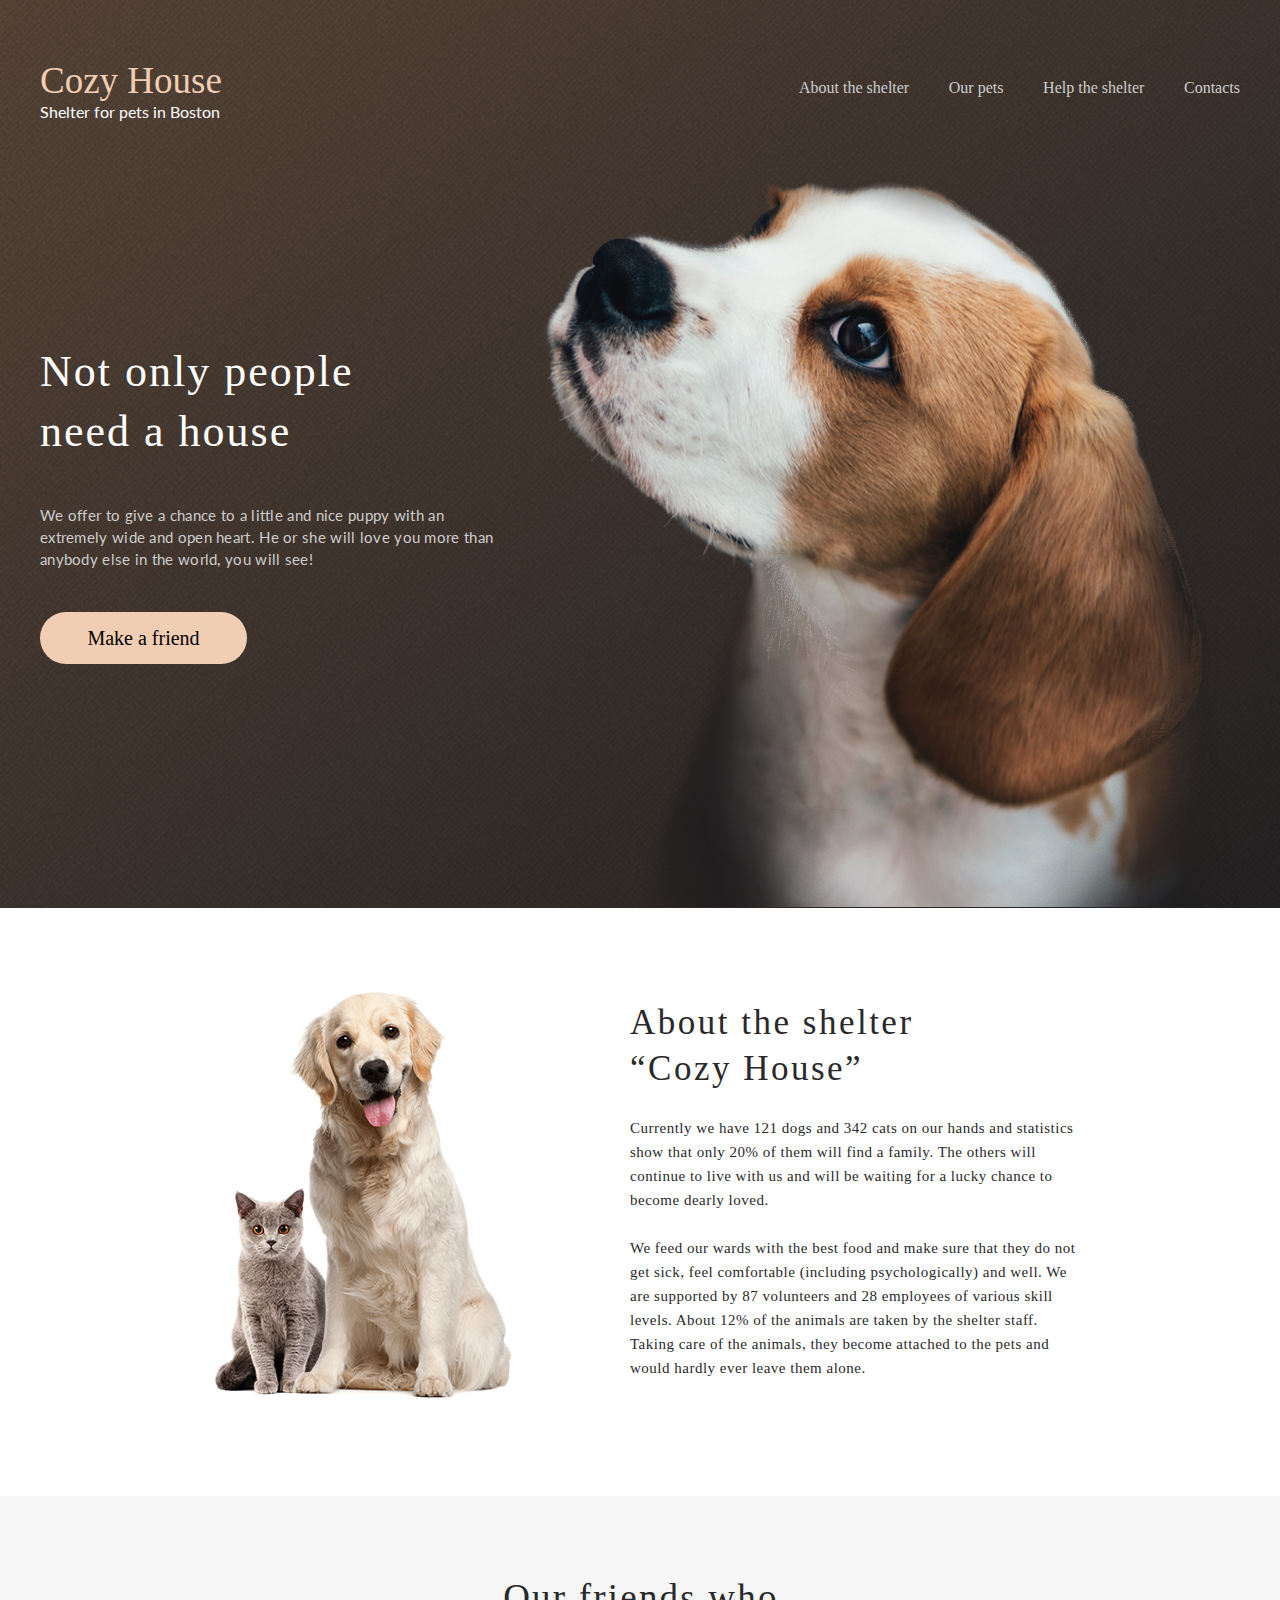
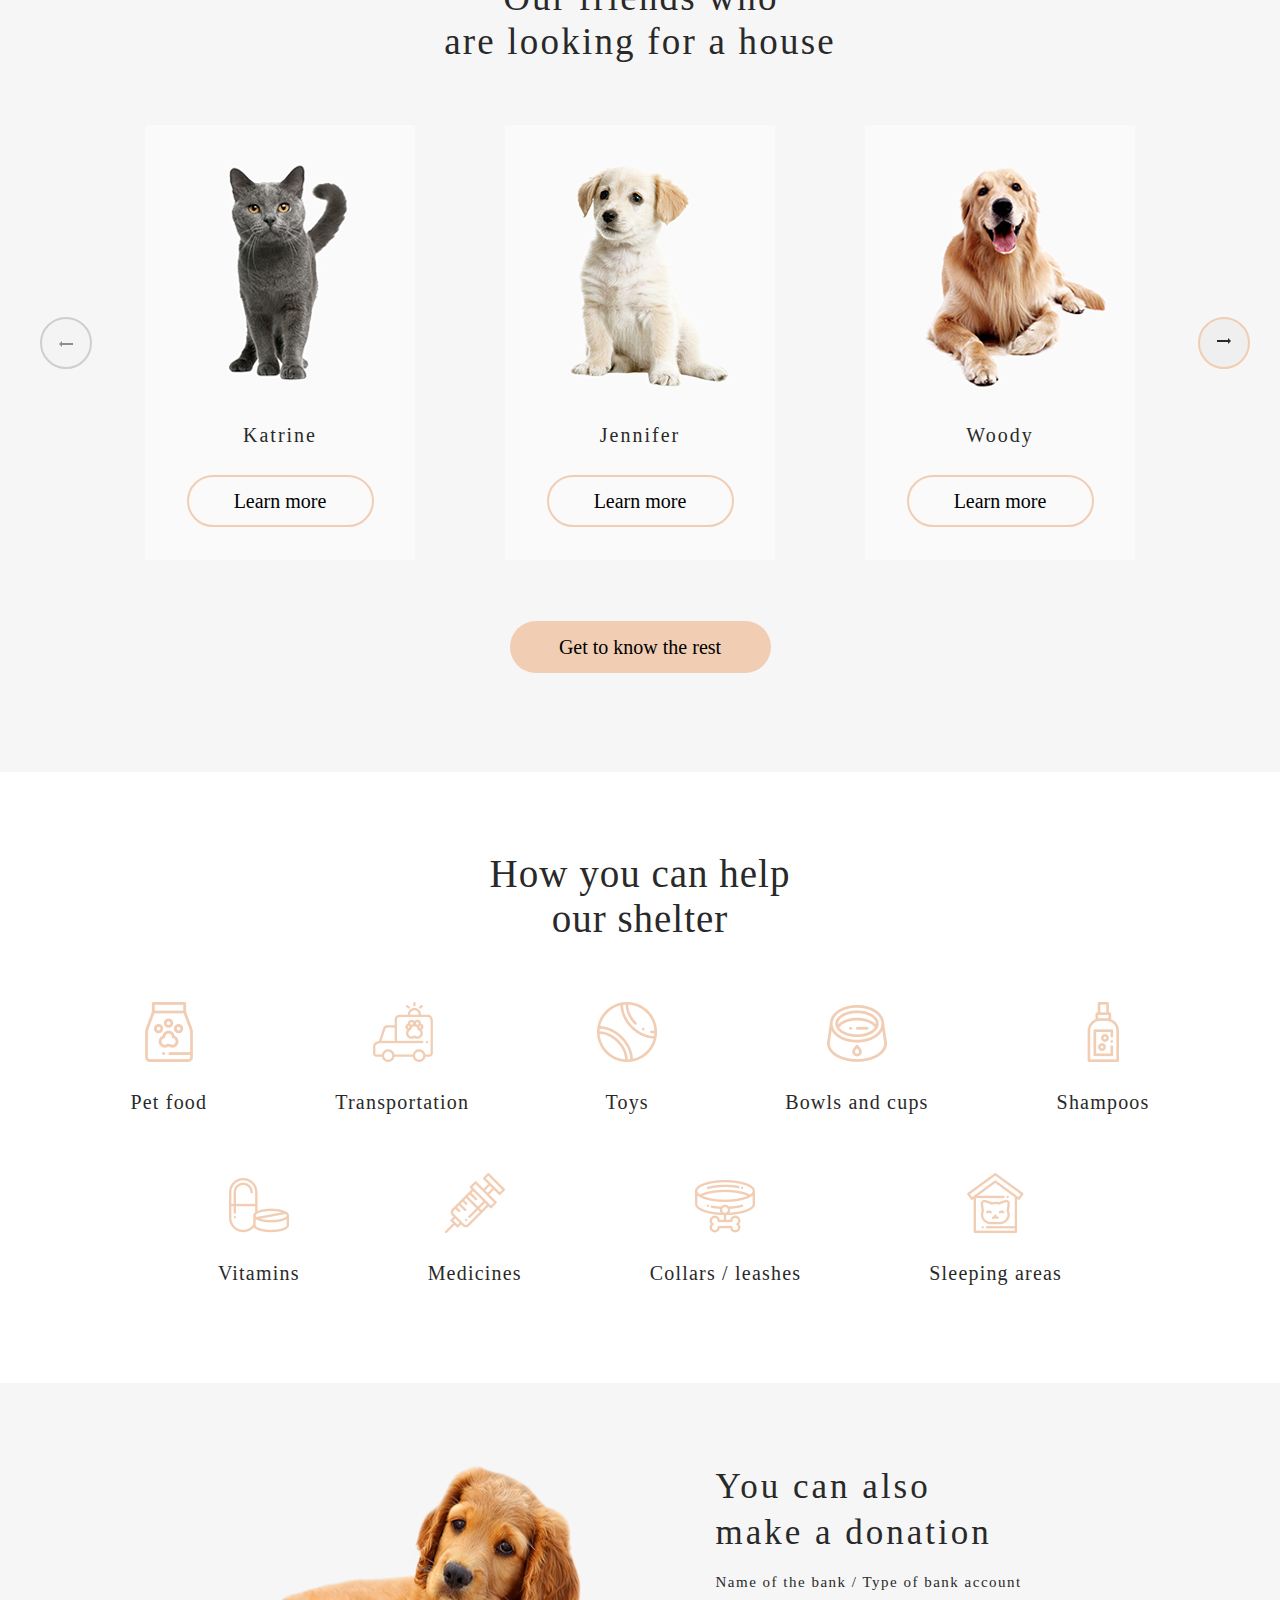
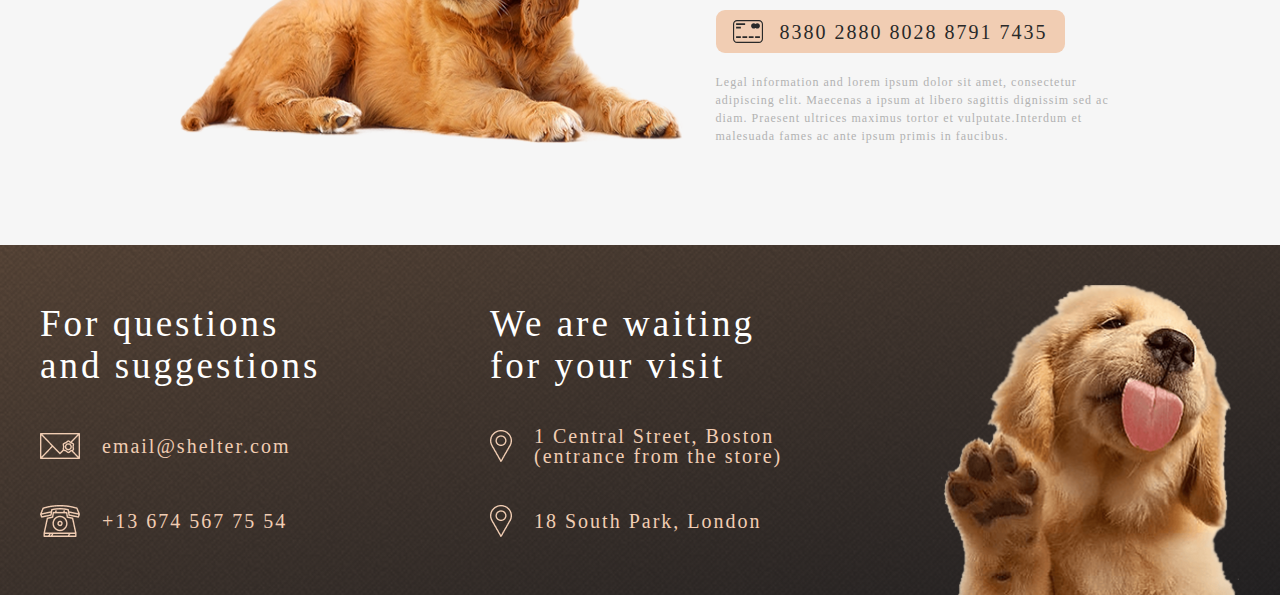
<file: index.html>
<!DOCTYPE html>
<html lang="en">
<head>
  <meta charset="UTF-8">
  <meta name="viewport" content="width=device-width, initial-scale=1.0">
  <title>Shelter</title>
  <link rel="stylesheet" href="/css/reset.css">
  <link rel="stylesheet" href="/css/style.css">
  <link rel="preconnect" href="https://fonts.googleapis.com">
<link rel="preconnect" href="https://fonts.gstatic.com" crossorigin>
<link href="https://fonts.googleapis.com/css2?family=Lato:ital,wght@0,400;0,700;1,400&family=Tinos:ital,wght@0,400;0,700;1,400&display=swap" rel="stylesheet">
</head>
<body>
  <div class="wall">
  <header class="header">
    <div class="wrapper">
      <div class="header_wrapper">
        <button class="burger">
          <span></span>
          <span></span>
          <span></span>
        </button>
        <div class="logo_description">
          <h1 class="logo">Cozy House</h1>
          <h2 class="description">Shelter for pets in Boston</h2>
        </div>
        <nav class="navigation">
          <ul class="nav_list">
            <li class="nav_item">
              <a href="#about" class="nav_link">About the shelter</a>
            </li>
            <li class="nav_item">
              <a href="#pets" class="nav_link">Our pets</a>
            </li>
            <li class="nav_item">
              <a href="#help" class="nav_link">Help the shelter</a>
            </li>
            <li class="nav_item">
              <a href="#contacts" class="nav_link">Contacts</a>
            </li>
          </ul>
        </nav>
        <div class="overlay"></div>
      </div>
    </div>
  </header>
  <main class="main">
    <div class="wrapper">
    <section class="start_screen">
      <div class="heading_block">
        <h2 class="heading">Not only people <br> need a house</h2>
        <span class="subheading">We offer to give a chance to a little and nice puppy with an extremely 
           wide and open heart. He or she will love you more than anybody else 
           in the world, you will see!</span>
        <a href="#pets" class="make_friend" >Make a friend</a>
      </div>
      <img src="/imgs/start-screen-puppy.png" alt="puppy" class="start_dog">
    </section>
    </div>
  </div>
   <section class="about" id="about">
    <div class="wrapper">
      <div class="about_wrap">
    <img src="/imgs/about-pets.png" alt="about_pets" class="about_pets">
    <div class="about_shelter">
    <h2 class="about_name">About the shelter <br> “Cozy House”</h2>
    <p class="about_text">Currently we have 121 dogs and 342 cats on our hands and 
      statistics show that only 20% of them will find a family. The 
      others will continue to live with us and will be waiting for a lucky 
       chance to become dearly loved.</p>
    <p class="about_text">We feed our wards with the best food and make sure that they 
      do not get sick, feel comfortable (including psychologically) and 
       well. We are supported by 87 volunteers and 28 employees of 
       various skill levels. About 12% of the animals are taken by the
       shelter staff. Taking care of the animals, they become attached 
       to the pets and would hardly ever leave them alone.</p>
    </div>
   </div>
   </div>
  </section>
   <section class="pets" id="pets">
    <div class="wrapper">
      <div class="pets_wrapper">
    <h2 class="pets_name">Our friends who <br>
      are looking for a house</h2>
      <div class="carusel_wrapper">
        <ul class="carusel">
          <li class="option" id="katrine">
            <img src="/imgs/pets-katrine.png" alt="katrine">
            <h3 class="pet_name">Katrine</h3>
            <button class="learn_more" id="katrine">Learn more</button>
          </li>
          <li class="option" id="jennifer">
            <img src="/imgs/pets-jennifer.png" alt="jennifer">
            <h3 class="pet_name">Jennifer</h3>
            <button class="learn_more" id="jennifer">Learn more</button>
          </li>
          <li class="option" id="woody">
            <img src="/imgs/pets-woody.png" alt="woody">
            <h3 class="pet_name">Woody</h3>
            <button class="learn_more" id="woody">Learn more</button>
          </li>
          <li class="option" id="sophia">
            <img src="/imgs/pets-sophia.png" alt="Sophia">
            <h3 class="pet_name">Sophia</h3>
            <button class="learn_more" id="sophia">Learn more</button>
          </li>
          <li class="option" id="timmy">
            <img src="/imgs/pets-timmy.png" alt="timmy">
            <h3 class="pet_name">Timmy</h3>
            <button class="learn_more" id="timmy">Learn more</button>
          </li>
          <li class="option" id="charly">
            <img src="/imgs/pets-charly.png" alt="charly">
            <h3 class="pet_name">Charly</h3>
            <button class="learn_more" id="charly">Learn more</button>
          </li>
          <li class="option" id="scarlet">
            <img src="/imgs/pets-scarlet.png" alt="scarlet">
            <h3 class="pet_name">Scarlet</h3>
            <button class="learn_more" id="scarlet">Learn more</button>
          </li>
          <li class="option" id="freddie">
            <img src="/imgs/pets-freddie (1).png" alt="freddie">
            <h3 class="pet_name">Freddie</h3>
            <button class="learn_more" id="freddie">Learn more</button>
          </li>
        </ul>
        <button class="next arrow">
          <img src="/imgs/Arrow.png" alt="arrow">
        </button>
        <button class="back arrow">
          <img src="/imgs/Arrow.png" alt="arrow">
        </button>
      </div>
      <a href="pets.html" class="more_pets">Get to know the rest</a>
    </div>
    </div>
    <div class="info_wrapper">
      <div class="close_btn">
        <span></span>
        <span></span>
      </div>
      <div class="info_box">
        <div class="card_opt" id="katrine">
          <img src="/imgs/pets-katrine.png" class="opt_pic" alt="katrine">
          <div class="all_info">
            <h4 class="name">Katrine</h4>
            <h5 class="breed">Cat - British Shorthair</h5>
            <span class="main_info">Katrine is a beautiful girl. She is as soft as the finest velvet with a thick lush fur. Will love you until the last breath she takes as long as you are the one. She is picky about her affection. She loves cuddles and to stretch into your hands for a deeper relaxations..
            </span>
            <ul class="other_info">
              <li> <span class="colortext">Age:</span> 2 years</li> 
              <li><span class="colortext">Inoculations:</span> none</li>
              <li><span class="colortext">Diseases:</span> none</li>
              <li><span class="colortext">Parasites: </span>none</li>
            </ul>
          </div>
        </div>
        <div class="card_opt" id="jennifer">
          <img src="/imgs/pets-jennifer.png" class="opt_pic" alt="Jennifer">
          <div class="all_info">
            <h4 class="name">Jennifer</h4>
            <h5 class="breed">Dog - Labrador</h5>
            <span class="main_info">Jennifer is a sweet 2 months old Labrador
               that is patiently waiting to find a new forever home.
                This girl really enjoys being able to go outside to run and play,
                 but won't hesitate to play up a storm in the house if she has all 
                 of her favorite toys.
            </span>
            <ul class="other_info">
              <li> <span class="colortext">Age:</span> 2 months</li> 
              <li><span class="colortext">Inoculations:</span> none</li>
              <li><span class="colortext">Diseases:</span> none</li>
              <li><span class="colortext">Parasites: </span>none</li>
            </ul>
          </div>
        </div>
        <div class="card_opt" id="woody">
          <img src="/imgs/pets-woody.png" class="opt_pic" alt="woody">
          <div class="all_info">
            <h4 class="name">Woody</h4>
            <h5 class="breed">Dog - Golden Retriever</h5>
            <span class="main_info">Woody is a handsome 3 1/2 year old boy. Woody does know basic commands and is a smart pup. Since he is on the stronger side, he will learn a lot from your training. Woody will be happier when he finds a new family that can spend a lot of time with him.
            </span>
            <ul class="other_info">
              <li> <span class="colortext">Age:</span> 3,5 years</li> 
              <li><span class="colortext">Inoculations:</span> none</li>
              <li><span class="colortext">Diseases:</span> none</li>
              <li><span class="colortext">Parasites: </span>none</li>
            </ul>
          </div>
        </div>
        <div class="card_opt" id="sophia">
          <img src="/imgs/pets-sophia.png" class="opt_pic" alt="sophia">
          <div class="all_info">
            <h4 class="name">Sophia</h4>
            <h5 class="breed">Dog - Shih tzu</h5>
            <span class="main_info">Sophia here and I'm looking for my forever home to live out the best years of my life. I am full of energy. Everyday I'm learning new things, like how to walk on a leash, go potty outside, bark and play with toys and I still need some practice.
            </span>
            <ul class="other_info">
              <li> <span class="colortext">Age:</span> 5 months</li> 
              <li><span class="colortext">Inoculations:</span> none</li>
              <li><span class="colortext">Diseases:</span> none</li>
              <li><span class="colortext">Parasites: </span>none</li>
            </ul>
          </div>
        </div>
        <div class="card_opt" id="timmy">
          <img src="/imgs/pets-timmy.png" class="opt_pic" alt="timmy">
          <div class="all_info">
            <h4 class="name">Timmy</h4>
            <h5 class="breed">Cat - British Shorthair</h5>
            <span class="main_info">Timmy is an adorable grey british shorthair male. He loves to play and snuggle. He is neutered and up to date on age appropriate vaccinations. He can be chatty and enjoys being held. Timmy has a lot to say and wants a person to share his thoughts with.
            </span>
            <ul class="other_info">
              <li> <span class="colortext">Age:</span> 2 months</li> 
              <li><span class="colortext">Inoculations:</span> none</li>
              <li><span class="colortext">Diseases:</span> none</li>
              <li><span class="colortext">Parasites: </span>none</li>
            </ul>
          </div>
        </div>
        <div class="card_opt" id="charly">
          <img src="/imgs/pets-charly.png" class="opt_pic" alt="charly">
          <div class="all_info">
            <h4 class="name">Charly</h4>
            <h5 class="breed">Dog - Jack Russell Terrier </h5>
            <span class="main_info">This cute boy, Charly, is three years old and he likes adults and kids. He isn’t fond of many other dogs, so he might do best in a single dog home. Charly has lots of energy, and loves to run and play. We think a fenced yard would make him very happy.
            </span>
            <ul class="other_info">
              <li> <span class="colortext">Age:</span> 3 years</li> 
              <li><span class="colortext">Inoculations:</span> none</li>
              <li><span class="colortext">Diseases:</span> none</li>
              <li><span class="colortext">Parasites: </span>none</li>
            </ul>
          </div>
        </div>
        <div class="card_opt" id="scarlet">
          <img src="/imgs/pets-scarlet.png" class="opt_pic" alt="scarlet">
          <div class="all_info">
            <h4 class="name">Scarlett</h4>
            <h5 class="breed">Dog - Jack Russell Terrier</h5>
            <span class="main_info">Scarlett is a happy, playful girl who will make you laugh and smile. She forms a bond quickly and will make a loyal companion and a wonderful family dog or a good companion for a single individual too since she likes to hang out and be with her human.
            </span>
            <ul class="other_info">
              <li> <span class="colortext">Age:</span> 8 months</li> 
              <li><span class="colortext">Inoculations:</span> none</li>
              <li><span class="colortext">Diseases:</span> none</li>
              <li><span class="colortext">Parasites: </span>none</li>
            </ul>
          </div>
        </div>
        <div class="card_opt" id="freddie">
          <img src="/imgs/pets-freddie (1).png" class="opt_pic" alt="freddie">
          <div class="all_info">
            <h4 class="name">Freddie</h4>
            <h5 class="breed">Cat - British Shorthair</h5>
            <span class="main_info">Freddie is a little shy at first, but very sweet when he warms up. He likes playing with shoe strings and bottle caps. He is quick to learn the rhythms of his human’s daily life. Freddie has bounced around a lot in his life, and is looking to find his forever home.
            </span>
            <ul class="other_info">
              <li> <span class="colortext">Age:</span> 11 months</li> 
              <li><span class="colortext">Inoculations:</span> none</li>
              <li><span class="colortext">Diseases:</span> none</li>
              <li><span class="colortext">Parasites: </span>none</li>
            </ul>
          </div>
        </div>
      </div>
    </div>
  </section>
  <section class="help" id="help">
    <div class="wrapper">
      <div class="help_wrapper">
        <h2 class="help_heading">How you can help <br>
          our shelter</h2>
            <ul class="help_list">
              <li class="help_opt">
                <img src="/imgs/Vector (1).png" alt="food" class="help_img">
                <h3 class="opt_name">Pet food</h3>
              </li>
              <li class="help_opt">
                <img src="/imgs/transportation.png" alt="transport" class="help_img">
                <h3 class="opt_name">Transportation</h3>
              </li>
              <li class="help_opt">
                <img src="/imgs/toys.png" alt="toys" class="help_img">
                <h3 class="opt_name">Toys</h3>
              </li>
              <li class="help_opt">
                <img src="/imgs/bowls-and-cups.png" alt="cups" class="help_img">
                <h3 class="opt_name">Bowls and cups</h3>
              </li>
              <li class="help_opt">
                <img src="/imgs/shampoos.png" alt="shampoo" class="help_img">
                <h3 class="opt_name">Shampoos</h3>
              </li>
              <li class="help_opt">
                <img src="/imgs/vitamins.png" alt="vitamins" class="help_img">
                <h3 class="opt_name">Vitamins</h3>
              </li>
              <li class="help_opt">
                <img src="/imgs/medicines.png" alt="med" class="help_img">
                <h3 class="opt_name">Medicines</h3>
              </li>
              <li class="help_opt">
                <img src="/imgs/collars-or-leashes.png" alt="lashes" class="help_img">
                <h3 class="opt_name">Collars / leashes</h3>
              </li>
              <li class="help_opt">
                <img src="/imgs/sleeping-area.png" alt="sleep" class="help_img" >
                <h3 class="opt_name">Sleeping areas</h3>
              </li>
            </ul>
      </div>
    </div>
  </section>
  <section class="donation">
    <div class="wrapper">
      <div class="donate_wrap">
        <img src="/imgs/donation-dog.png" alt="dog" class="dog">
        <div class="donate_info">
          <h2 class="donate_head">You can also <br> make a donation</h2>
          <p class="donate_subhead">Name of the bank / Type of bank account</p>
          <div class="card_block">
            <img src="/imgs/credit-card.svg" alt="card">
            <span class="card_number">8380 2880 8028 8791 7435</span>
          </div>
          <p class="info">Legal information and lorem ipsum dolor sit amet, consectetur
             adipiscing elit. Maecenas a ipsum at libero sagittis dignissim sed ac 
             diam. Praesent ultrices maximus tortor et vulputate.Interdum et 
              malesuada fames ac ante ipsum primis in faucibus.</p>
        </div>
      </div>
    </div>
  </section>
  </main>
  <script src="script.js"></script>
</body>
  <footer>
    <div class="wall">
      <div class="footer" id="contacts">
        <div class="wrapper">
          <div class="footer_wrap">
            <div class="footer_block">
              <h2 class="footer_name">For questions and suggestions</h2>
              <div class="block">
                <img src="/imgs/mail.png" alt="mail">
                <a href="mailto:email@shelter.com" class="contact">email@shelter.com</a>
              </div>
              <div class="block">
                <img src="/imgs/phone.png" alt="phone">
                <a href="tel:+136745677554" class="contact">+13 674 567 75 54</a>
              </div>
            </div>
            <div class="footer_block">
              <h2 class="footer_name">We are waiting for your visit</h2>
              <a href="https://maps.app.goo.gl/AVoD9apbwxeQw9XWA" class="block">
                <img src="/imgs/pin.png" alt="pin">
                <span class="adress">1 Central Street, Boston <br> (entrance from the store)</span>
              </a>
              <a href="https://maps.app.goo.gl/iEhW99ghNyWpGhSM6" class="block">
                <img src="/imgs/pin.png" alt="pin">
                <span class="adress">18 South Park, London </span>
              </a>
            </div>
            <img src="/imgs/footer-puppy.png" alt="puppy" class="puppy">
          </div>
        </div>
      </div>
    </div>
  </footer>
 </div>
</html>
</file>
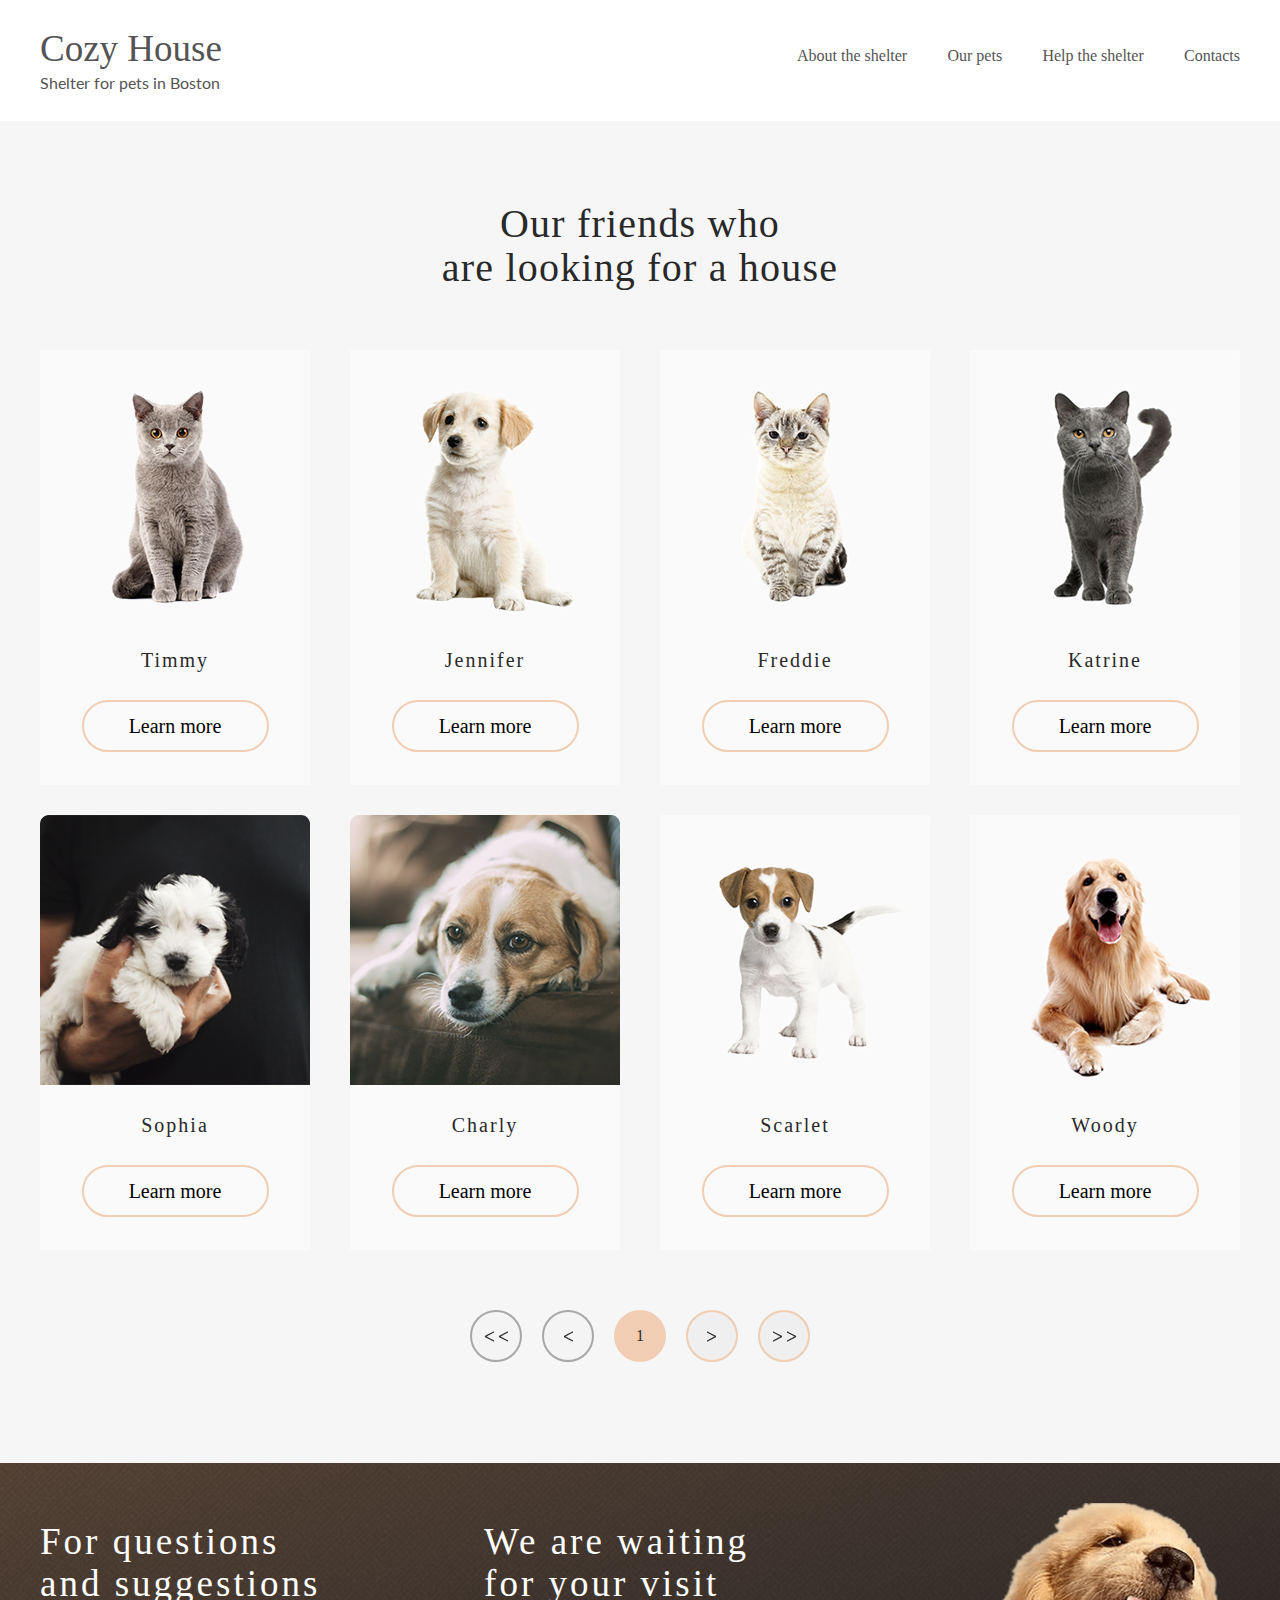
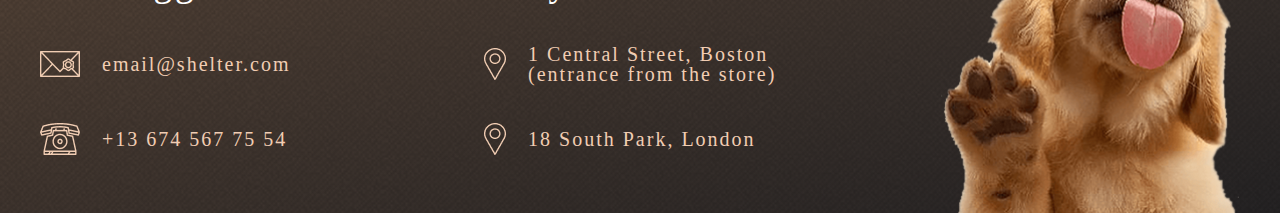
<file: pets.html>
<!DOCTYPE html>
<html lang="en">
<head>
  <meta charset="UTF-8">
  <meta name="viewport" content="width=device-width, initial-scale=1.0">
  <title>Document</title>
  <link rel="stylesheet" href="/css/reset.css">
  <link rel="stylesheet" href="/css/pets.css">
  <link rel="preconnect" href="https://fonts.googleapis.com">
<link rel="preconnect" href="https://fonts.gstatic.com" crossorigin>
<link href="https://fonts.googleapis.com/css2?family=Lato:ital,wght@0,400;0,700;1,400&family=Tinos:ital,wght@0,400;0,700;1,400&display=swap" rel="stylesheet">
</head>
<body>
  <header class="header">
    <div class="wrapper">
      <div class="header_wrapper">
        <button class="burger">
          <span></span>
          <span></span>
          <span></span>
        </button>
        <a href="index.html" class="logo_description">
          <h1 class="logo">Cozy House</h1>
          <h2 class="description">Shelter for pets in Boston</h2>
        </a>
        <nav class="navigation">
          <ul class="nav_list">
            <li class="nav_item">
              <a href="index.html#about" class="nav_link">About the shelter</a>
            </li>
            <li class="nav_item">
              <a href="index.html#pets" class="nav_link">Our pets</a>
            </li>
            <li class="nav_item">
              <a href="index.html#help" class="nav_link">Help the shelter</a>
            </li>
            <li class="nav_item">
              <a href="#contacts#contacts" class="nav_link">Contacts</a>
            </li>
          </ul>
        </nav>
        <div class="overlay"></div>
      </div>
    </div>
  </header>
  <main>
    <section class="all_pets">
      <div class="wrapper">
        <div class="all_pets_wrap">
          <h1 class="heading">Our friends who <br>
            are looking for a house</h1>
          <div class="carusel_wrapper">
            <ul class="carusel">
              <li class="option" id="katrine">
                <img src="/imgs/pets-katrine.png" alt="katrine">
                <h3 class="pet_name">Katrine</h3>
                <button class="learn_more" id="katrine">Learn more</button>
              </li>
              <li class="option" id="jennifer">
                <img src="/imgs/pets-jennifer.png" alt="jennifer">
                <h3 class="pet_name">Jennifer</h3>
                <button class="learn_more" id="jennifer">Learn more</button>
              </li>
              <li class="option" id="woody">
                <img src="/imgs/pets-woody.png" alt="woody">
                <h3 class="pet_name">Woody</h3>
                <button class="learn_more" id="woody">Learn more</button>
              </li>
              <li class="option" id="sophia">
                <img src="/imgs/pets-sophia.png" alt="Sophia">
                <h3 class="pet_name">Sophia</h3>
                <button class="learn_more" id="sophia">Learn more</button>
              </li>
              <li class="option" id="timmy">
                <img src="/imgs/pets-timmy.png" alt="timmy">
                <h3 class="pet_name">Timmy</h3>
                <button class="learn_more" id="timmy">Learn more</button>
              </li>
              <li class="option" id="charly">
                <img src="/imgs/pets-charly.png" alt="charly">
                <h3 class="pet_name">Charly</h3>
                <button class="learn_more" id="charly">Learn more</button>
              </li>
              <li class="option" id="scarlet">
                <img src="/imgs/pets-scarlet.png" alt="scarlet">
                <h3 class="pet_name">Scarlet</h3>
                <button class="learn_more" id="scarlet">Learn more</button>
              </li>
              <li class="option" id="freddie">
                <img src="/imgs/pets-freddie (1).png" alt="freddie">
                <h3 class="pet_name">Freddie</h3>
                <button class="learn_more" id="freddie">Learn more</button>
              </li>
            </ul>
          </div>
          <div class="arrows_wrapper">
            <button class="arrow arrow_back" id="first-page">
              <img src="/imgs/__.png" alt="arrow" class="back">
            </button>
            <button class="arrow arrow_back" id="prev-page">
              <img src="/imgs/_.png" alt="arrow" class="back">
            </button>
            <div class="page">1</div>
            <button class="arrow arrow_next" id="next-page">
              <img src="/imgs/_.png" alt="arrow">
            </button>
            <button class="arrow arrow_next" id="last-page">
              <img src="/imgs/__.png" alt="arrow">
            </button>
          </div>
        </div>
      </div>
      <div class="info_wrapper">
        <div class="close_btn">
          <span></span>
          <span></span>
        </div>
        <div class="info_box">
          <div class="card_opt" id="katrine">
            <img src="/imgs/pets-katrine.png" class="opt_pic" alt="katrine">
            <div class="all_info">
              <h4 class="name">Katrine</h4>
              <h5 class="breed">Cat - British Shorthair</h5>
              <span class="main_info">Katrine is a beautiful girl. She is as soft as the finest velvet with a thick lush fur. Will love you until the last breath she takes as long as you are the one. She is picky about her affection. She loves cuddles and to stretch into your hands for a deeper relaxations..
              </span>
              <ul class="other_info">
                <li> <span class="colortext">Age:</span> 2 years</li> 
                <li><span class="colortext">Inoculations:</span> none</li>
                <li><span class="colortext">Diseases:</span> none</li>
                <li><span class="colortext">Parasites: </span>none</li>
              </ul>
            </div>
          </div>
          <div class="card_opt" id="jennifer">
            <img src="/imgs/pets-jennifer.png" class="opt_pic" alt="Jennifer">
            <div class="all_info">
              <h4 class="name">Jennifer</h4>
              <h5 class="breed">Dog - Labrador</h5>
              <span class="main_info">Jennifer is a sweet 2 months old Labrador
                 that is patiently waiting to find a new forever home.
                  This girl really enjoys being able to go outside to run and play,
                   but won't hesitate to play up a storm in the house if she has all 
                   of her favorite toys.
              </span>
              <ul class="other_info">
                <li> <span class="colortext">Age:</span> 2 months</li> 
                <li><span class="colortext">Inoculations:</span> none</li>
                <li><span class="colortext">Diseases:</span> none</li>
                <li><span class="colortext">Parasites: </span>none</li>
              </ul>
            </div>
          </div>
          <div class="card_opt" id="woody">
            <img src="/imgs/pets-woody.png" class="opt_pic" alt="woody">
            <div class="all_info">
              <h4 class="name">Woody</h4>
              <h5 class="breed">Dog - Golden Retriever</h5>
              <span class="main_info">Woody is a handsome 3 1/2 year old boy. Woody does know basic commands and is a smart pup. Since he is on the stronger side, he will learn a lot from your training. Woody will be happier when he finds a new family that can spend a lot of time with him.
              </span>
              <ul class="other_info">
                <li> <span class="colortext">Age:</span> 3,5 years</li> 
                <li><span class="colortext">Inoculations:</span> none</li>
                <li><span class="colortext">Diseases:</span> none</li>
                <li><span class="colortext">Parasites: </span>none</li>
              </ul>
            </div>
          </div>
          <div class="card_opt" id="sophia">
            <img src="/imgs/pets-sophia.png" class="opt_pic" alt="sophia">
            <div class="all_info">
              <h4 class="name">Sophia</h4>
              <h5 class="breed">Dog - Shih tzu</h5>
              <span class="main_info">Sophia here and I'm looking for my forever home to live out the best years of my life. I am full of energy. Everyday I'm learning new things, like how to walk on a leash, go potty outside, bark and play with toys and I still need some practice.
              </span>
              <ul class="other_info">
                <li> <span class="colortext">Age:</span> 5 months</li> 
                <li><span class="colortext">Inoculations:</span> none</li>
                <li><span class="colortext">Diseases:</span> none</li>
                <li><span class="colortext">Parasites: </span>none</li>
              </ul>
            </div>
          </div>
          <div class="card_opt" id="timmy">
            <img src="/imgs/pets-timmy.png" class="opt_pic" alt="timmy">
            <div class="all_info">
              <h4 class="name">Timmy</h4>
              <h5 class="breed">Cat - British Shorthair</h5>
              <span class="main_info">Timmy is an adorable grey british shorthair male. He loves to play and snuggle. He is neutered and up to date on age appropriate vaccinations. He can be chatty and enjoys being held. Timmy has a lot to say and wants a person to share his thoughts with.
              </span>
              <ul class="other_info">
                <li> <span class="colortext">Age:</span> 2 months</li> 
                <li><span class="colortext">Inoculations:</span> none</li>
                <li><span class="colortext">Diseases:</span> none</li>
                <li><span class="colortext">Parasites: </span>none</li>
              </ul>
            </div>
          </div>
          <div class="card_opt" id="charly">
            <img src="/imgs/pets-charly.png" class="opt_pic" alt="charly">
            <div class="all_info">
              <h4 class="name">Charly</h4>
              <h5 class="breed">Dog - Jack Russell Terrier </h5>
              <span class="main_info">This cute boy, Charly, is three years old and he likes adults and kids. He isn’t fond of many other dogs, so he might do best in a single dog home. Charly has lots of energy, and loves to run and play. We think a fenced yard would make him very happy.
              </span>
              <ul class="other_info">
                <li> <span class="colortext">Age:</span> 3 years</li> 
                <li><span class="colortext">Inoculations:</span> none</li>
                <li><span class="colortext">Diseases:</span> none</li>
                <li><span class="colortext">Parasites: </span>none</li>
              </ul>
            </div>
          </div>
          <div class="card_opt" id="scarlet">
            <img src="/imgs/pets-scarlet.png" class="opt_pic" alt="scarlet">
            <div class="all_info">
              <h4 class="name">Scarlett</h4>
              <h5 class="breed">Dog - Jack Russell Terrier</h5>
              <span class="main_info">Scarlett is a happy, playful girl who will make you laugh and smile. She forms a bond quickly and will make a loyal companion and a wonderful family dog or a good companion for a single individual too since she likes to hang out and be with her human.
              </span>
              <ul class="other_info">
                <li> <span class="colortext">Age:</span> 8 months</li> 
                <li><span class="colortext">Inoculations:</span> none</li>
                <li><span class="colortext">Diseases:</span> none</li>
                <li><span class="colortext">Parasites: </span>none</li>
              </ul>
            </div>
          </div>
          <div class="card_opt" id="freddie">
            <img src="/imgs/pets-freddie (1).png" class="opt_pic" alt="freddie">
            <div class="all_info">
              <h4 class="name">Freddie</h4>
              <h5 class="breed">Cat - British Shorthair</h5>
              <span class="main_info">Freddie is a little shy at first, but very sweet when he warms up. He likes playing with shoe strings and bottle caps. He is quick to learn the rhythms of his human’s daily life. Freddie has bounced around a lot in his life, and is looking to find his forever home.
              </span>
              <ul class="other_info">
                <li> <span class="colortext">Age:</span> 11 months</li> 
                <li><span class="colortext">Inoculations:</span> none</li>
                <li><span class="colortext">Diseases:</span> none</li>
                <li><span class="colortext">Parasites: </span>none</li>
              </ul>
            </div>
          </div>
        </div>
      </div>
    </section>
  </main>
  <footer>
    <div class="wall">
      <div class="footer" id="contacts">
        <div class="wrapper">
          <div class="footer_wrap">
            <div class="footer_block">
              <h2 class="footer_name">For questions <br> and suggestions</h2>
              <div class="block">
                <img src="/imgs/mail.png" alt="mail">
                <a href="mailto:email@shelter.com" class="contact">email@shelter.com</a>
              </div>
              <div class="block">
                <img src="/imgs/phone.png" alt="phone">
                <a href="tel:+136745677554" class="contact">+13 674 567 75 54</a>
              </div>
            </div>
            <div class="footer_block">
              <h2 class="footer_name">We are waiting <br> for your visit</h2>
              <a href="https://maps.app.goo.gl/AVoD9apbwxeQw9XWA" class="block">
                <img src="/imgs/pin.png" alt="pin">
                <span class="adress">1 Central Street, Boston <br> (entrance from the store)</span>
              </a>
              <a href="https://maps.app.goo.gl/iEhW99ghNyWpGhSM6" class="block">
                <img src="/imgs/pin.png" alt="pin">
                <span class="adress">18 South Park, London </span>
              </a>
            </div>
            <img src="/imgs/footer-puppy.png" alt="puppy">
          </div>
        </div>
      </div>
    </div>
  </footer>
</div>
  </footer>
  <script src="pets.js"></script>
</body>
</html>
</file>
<file: css/style.css>
.lato-regular {
  font-family: "Lato", serif;
  font-weight: 400;
  font-style: normal;
}

.lato-bold {
  font-family: "Lato", serif;
  font-weight: 700;
  font-style: normal;
}

.lato-regular-italic {
  font-family: "Lato", serif;
  font-weight: 400;
  font-style: italic;
}
.tinos-regular {
  font-family: "Tinos", serif;
  font-weight: 400;
  font-style: normal;
}

.tinos-bold {
  font-family: "Tinos", serif;
  font-weight: 700;
  font-style: normal;
}

.tinos-regular-italic {
  font-family: "Tinos", serif;
  font-weight: 400;
  font-style: italic;
}
body, html {
  margin: 0;
  padding: 0;
}
html{
  box-sizing: border-box;
  scroll-behavior: smooth;
}
body{
  font-family: "Tinos";
  font-weight: 400;
  font-style: normal;
  color: rgba(41, 41, 41, 1);
  margin: 0;
  cursor: default;
}
body.no_scroll{
  overflow: hidden;
}
.wall{
  background-image: url(/imgs/noise_transparent.png),
  linear-gradient(to bottom right, rgba(91, 72, 58, 1), rgba(38, 36, 37, 1) );;
  background-repeat: repeat;
  background-size: 10%, cover;
  width: 100%;
}
.wrapper{
  max-width: 1200px;
  margin: 0 auto;
  padding-left: 40px;
  padding-right: 40px;
}
@media(768px <= width < 1260px){
.wrapper{
  min-width: 708px;
  padding-left: 30px;
  padding-right: 30px;
}
}
@media(320px <= width < 768px){
  .wrapper{
  min-width: 300px;
  padding-left: 10px;
  padding-right: 10px;
}
  }



 /* header start:  */

 .header{
 height: 128px;
 }

.header_wrapper{
  height: 60px;
  display: flex;
  justify-content: space-between;
  align-items: baseline;
  padding-top: 62px;
}
.burger{
  display: none;
  width: 40px;
  height: 22px;
  background-color: initial;
  border: none;
  position: relative;
}
.burger span{
  position: absolute;
  width: 30px;
  height: 2px;
  background-color: rgba(241, 205, 179, 1);
  left: 5px;
  transition: all 0.3s ease;
}
.burger span:nth-child(1){
 transform: translateY(-10px);
}
.burger span:nth-child(3){
  transform: translateY(10px);
 }

 .burger_active{
  transform: rotate(90deg);
 }

.logo_description{
  display: flex;
  flex-direction: column;
  justify-content: space-between;
  gap: 5px;
}
.logo{
  font-size: 37px;
  color: rgba(241, 205, 179, 1);
  cursor: pointer;
}
.description{
 font-family: "Lato";
 color: white;
}
.navigation{
  width: 441px;
}
.nav_list{
  display: flex;
 justify-content: space-between;
  flex-direction: row;
  align-items: center;
}
.nav_link{
  text-decoration: none;
  color: rgba(205, 205, 205, 1);
  transition: 0.3s;
}
.nav_link:hover{
  border-bottom: solid  3px rgba(241, 205, 179, 1);
}
.overlay{
  position: fixed;
  top: 0;
  left: 0;
  width: 100%;
  height: 100%;
  background-color: rgb(17, 17, 17, 0.5);
  opacity: 0;
  visibility: hidden;
  transition: opacity 0.3s ease, visibility 0.3s ease;
  z-index: 1;
}
.overlay_active{
  opacity: 1;
  visibility: visible;
}

@media(768px <= width < 1280px){
  .header{
    height: 90px;
  }
  .header_wrapper{
    padding-top: 32px;
  }
}

@media(320px <= width < 768px){
  .header_wrapper{
    padding-top: 30px;
    flex-direction: row-reverse;
  }
  .burger{
    display: block;
    z-index: 3;
    right: 38px;
    top: 10px;
    transition: all 0.3s;
  }
  .navigation{
    position: fixed;
    background-color: rgba(41, 41, 41, 1);
    right: -100%;
    top: 0;
    width: 320px;
    height: 100%;
    padding-top: 220px;
    transition: 0.3s ease;
    z-index: 2;
  }
  .nav_list{
    background-color: rgba(41, 41, 41, 1);
    display: flex;
    flex-direction: column;
  }
  .nav_item{
    font-family: "Lato";
    font-size: 30px;
    padding: 32px;
  }
  .nav_link{
    display: block;
  }
  .logo_description{
    gap: 8px;
  }
  .logo_description_active{
    z-index: 4;
    position: absolute;
    right: 130px;
  }
  .navigation_active{
    right: 0;
  }
  .description{
    font-size: 14px;
    letter-spacing: 1px;
  }
  
}
/* header end */




/* start screen start */
.start_screen{
  height: 780px;
  display: flex;
  align-items: center;
  justify-content: space-between;
}
.heading_block{
  width: 460px;
  height: 322px;
  display: flex;
  flex-direction: column;
  justify-content: space-between;
  margin-top: -30px;
}
.heading{
  font-size: 44px;
  line-height: 60px;
  letter-spacing: 2px;
  color: white;
}
.subheading{
  font-family: "Lato";
  font-size: 15px;
  letter-spacing: 0.3px;
  color: rgba(205, 205, 205, 1);
  line-height: 22px;
}
.make_friend{
  width: 207px;
  height: 52px;
  border-radius: 100px;
  font-family: "Tinos";
  font-size: 20px;
  background-color: rgba(241, 205, 179, 1);
  cursor: pointer;
  text-decoration: none;
  display: flex;
  align-items: center;
  justify-content: center;
  color: black;
}
.make_friend:hover{
  background-color: rgba(253, 220, 196, 1);
}
.start_dog{
  margin-top: 50px;
}


@media(768px <= width < 1260px){
  .start_screen{
    height: 1075px;
    flex-direction: column;
  }
  .heading_block{
    margin-top: 60px;
  }
  .make_friend{
    margin-left: 130px;
  }
  .start_dog{
    height: 593px;
    margin-left: 137px;
  }
}

@media(320px <= width < 768px){
  .start_screen{
    height: 694px;
    flex-direction: column;
  }
  .heading_block{
    width: 300px;
    height: fit-content;
    margin-top: 22px;
    align-items: center;
    text-align: center;
    gap: 43px;
  }
  .heading{
    font-size: 27px;
    line-height: 32px;
  }
  .subheading{
    line-height: 24px;
  }
 .start_dog{
  height: 272px;
  margin-left: 40px;
 }
}
/* start screen end*/





/* about start */
.about{
  height: 588px;
  display: flex;
  align-items: center;
}
.about_wrap{
  display: flex;
  align-items: center;
  justify-content: space-evenly;
  gap: 117px;
}
.about_shelter{
  display: flex;
  flex-direction: column;
  justify-content: space-between;
  max-width: 451px;
  height: 380px;
  margin-top: -24px;
  margin-right: 40px;
}
.about_name{
  font-size: 35px;
  line-height: 130%;
  letter-spacing: 2.5px;
}
.about_text{
  font-size: 15px;
  line-height: 160%;
  letter-spacing: 0.5px;
}
.about_pets{
  margin-left: 54px;
  margin-bottom: 15px;
}


@media(768px <= width < 1260px){
  .about{
    height: 1048px;
  }
  .about_wrap{
    flex-direction: column-reverse;
    gap: 83px;
  }
  .about_shelter{
    margin-top: -5px;
    margin-right: -2px;
  }
  .about_pets{
   margin-left: 0;
   margin-bottom: 14px;
  }
}

@media(320px <= width < 768px){
  .about{
    height: 974px;
  }
  .about_wrap{
    flex-direction: column-reverse;
    margin-top: -24px;
    gap: 40px;
  }
  .about_shelter{
    margin-top: 27px;
    margin-right: 0;
    gap: 23px;
    height: fit-content;
  }
  .about_name{
    font-size: 26px;
    text-align: center;
    margin-left: 14px;
  }
  .about_text{
    margin-left: 15px;
    font-size: 16px;
    line-height: 150%;
  }
  .about_pets{
    margin-bottom: 3px;
    margin-left: 0;
    height: 354px;
  }
}
/* about end */






/* pets start */
.pets{
  height: 796px;
  background-color: rgba(246, 246, 246, 1);
  padding-top: 80px;
}
.pets_wrapper{
  height: 697px;
  display: flex;
  flex-wrap: wrap;
  justify-content: center;
  align-content: space-between;
  gap: 60px;
}
.pets_name{
  font-size: 37px;
  letter-spacing: 2.2px;
  line-height: 120%;
  text-indent: 59px;
}
.option{
  height: 435px;
  width: 270px;
  background-color: rgba(250, 250, 250, 1);
  display: flex;
  flex-direction: column;
  align-items: center;
  gap: 30px;
}
.pet_name{
  font-size: 20px;
  letter-spacing: 2px;
}
.carusel_wrapper{
  overflow: hidden;
  width: 990px;
  display: flex;
  flex-wrap: nowrap;
  justify-content: space-around;
  align-items: center;
}
.carusel{
 position: relative;
 width: 100%;
 display: flex;
 justify-content: space-between;
 gap: 90px;
 transition: 0.3s;
}
.learn_more{
  width: 187px;
  height: 52px;
  border: solid 2px rgba(241, 205, 179, 1);
  border-radius: 100px;
  background: none;
  font-family: "Tinos";
  font-size: 20px;
  cursor: pointer;
  transition: 0.3s;
}
.option:hover .learn_more{
  background-color: rgba(241, 205, 179, 1);
}
.more_pets{
  width: 261px;
  height: 52px;
  background-color: rgba(241, 205, 179, 1);
  border-radius: 100px;
  border: none;
  font-family: "Tinos";
  font-size: 20px;
  transition: 0.3s;
  text-decoration: none;
  color: black;
  display: flex;
  align-items: center;
  justify-content: center;
}
.more_pets:hover{
  background-color: rgba(253, 220, 196, 1);
}
.arrow{
  position: absolute;
  height: 52px;
  width: 52px;
  border-radius: 100px;
  border: 2px solid rgba(241, 205, 179, 1);
  transition: 0.3s;
  cursor: pointer;
}
.arrow:hover{
  background-color: rgba(241, 205, 179, 1);
}
.next{
transform: rotate(180deg);
right: 30px;
}
.back{
left: 40px;
}
.arrow:disabled{
  border-color: rgb(169, 168, 168);
}
/* cards */
.info_wrapper{
  display: none;
  flex-direction: column;
  position: absolute;
  top: 1492px;
  left: 0;
  width: 100%;
  height: 877px;
  background-color:rgb(17, 17, 17, 0.5);
  justify-content: center;
  align-items: center;
  z-index: 2;
}
.info_open{
  display: flex;
}
.close_btn{
  position: relative;
  left: 480px;
  width: 52px;
  height: 52px;
 border: 2px solid rgba(241, 205, 179, 1);
 border-radius: 100px;
 cursor: pointer;
 transition: 0.3s;
}
.close_btn:hover{
  background-color: rgba(241, 205, 179, 1);
}
.close_btn span{
  position: absolute;
  width: 20px;
  height: 2px;
  background-color: black;
  left: 15px;
  top: 25px;
}
.close_btn span:nth-child(1){
  transform: rotate(45deg);
}
.close_btn span:nth-child(2){
  transform: rotate(-45deg);
}
.info_box{
  width: 900px;
  height: 500px;
  background-color: rgba(250, 250, 250, 1);
  position: relative;
  z-index: 3;
  border-radius: 10px;
}
.card_opt{
 display: none;
 align-items: flex-start;
 justify-content: flex-start;
 gap: 29px;
}
.card_opt_open{
  display: flex;
}
.opt_pic{
  height: 500px;
  border-radius: 10px;
}
.all_info{
  width: 351px;
  display: flex;
  flex-direction: column;
  margin-top: 58px;
}
.name{
  font-size: 35px;
  margin-bottom: 15px;
  letter-spacing: 1.5px;
}
.breed{
  font-size: 20px;
  margin-bottom: 44px;
  letter-spacing: 1.5px;
}
.main_info{
  font-size: 15px;
  letter-spacing: 1.5px;
  line-height: 110%;
  margin-bottom: 35px;
}
.other_info{
 line-height: 176%;
 list-style-type: disc;
 margin-left: 16px;
 letter-spacing: 1.5px;
}
.other_info li::marker{
 color: rgba(241, 205, 179, 1);
}
.colortext{
  font-family: "Tinos", serif;
  font-weight: 700;
}


@media(768px <= width < 1260px){
  .pets_wrapper{
    flex-direction: column;
    align-items: center;
    align-content: center;
  }
  .carusel_wrapper{
    width: 580px;
  }
  .carusel{
    gap: 40px;
    max-width: 705px;
  }
  /* cards */
  .info_wrapper{
    top: 2215px;
  }
  .info_box{
    width: 630px;
    height: 350px;
  }
  .close_btn{
    left: 340px;
  }
  .card_opt{
    gap: 11px;
  }
  .opt_pic{
    height: 350px;
  }
  .all_info{
    margin-top: 10px;
  }
  .name{
    margin-bottom: 10px;
  }
  .breed{
    margin-bottom: 20px;
  }
  .main_info{
    margin-bottom: 20px;
    font-size: 13px;
  }
  .other_info{
    line-height: 140%;
  }
}


@media(320px <= width < 768px){
  .pets{
    padding-top: 42px;
    height: 750px;
  }
  .pets_wrapper{
    gap: 42px;
    flex-direction: column;
    flex-wrap: nowrap;
    align-items: center;
  }
  .carusel_wrapper{
    flex-direction: column;
    max-width: 340px;
  }
  .carusel{
    max-width: 330px;
    margin-left: 60px;
  }
  .arrow{
    position: relative;
  }
  .back{
    left: -67px;
    top: -25px;
  }
  .next{
    left: 67px;
    top: 25px;
  }
  .pets_name{
    font-size: 27px;
    text-indent: 45px;
  }
  .more_pets{
    
    margin-top: -34px;
  }
  /* cards */
  .info_wrapper{
    height: 795px;
    top: 1795px;
  }
  .info_box{
    width: 240px;
    height: 341px;
  }
  .close_btn{
    left: 145px;
  }
  .opt_pic{
    display: none;
  }
  .all_info{
    margin-top: 10px;
  }
  .name{
    text-align: center;
    margin-bottom: 10px;
  }
  .breed{
    text-align: center;
    margin-bottom: 20px;
  }
  .main_info{
    margin-bottom: 20px;
    margin-left: 10px;
    font-size: 13px;
    max-width: 220px;
  }
  .other_info{
    line-height: 140%;
    margin-left: 25px;
  }

}
/* pets start */





/* help start */
.help{
  height: 531px;
  background-color: white;
  padding-top: 80px;
}
 .help_wrapper{
  display: flex;
  flex-wrap: wrap;
  flex-direction: column;
  align-items: center;
  gap: 60px;
  text-align: center;
 }
 .help_heading{
  font-size: 39px;
  line-height: 115%;
  letter-spacing: 1px;
 }
 .help_list{
  height: 281px;
  display: flex;
  column-gap: 128px;
  row-gap: 60px;
  flex-wrap: wrap;
  flex-direction: row;
  justify-content: center;
  align-items: flex-end;
 }
 .help_opt{
  font-size: 20px;
  letter-spacing: 1.2px;
  display: flex;
  flex-direction: column;
  align-items: center;
  gap: 30px;
 }


 @media(768px <= width < 1260px){
  .help{
    height: 700px;
  }
  .help_list{
    height: 449px;
    width: 630px;
    column-gap: 55px;
    row-gap: 60px;
  }
  .help_opt{
    width: 170px;
    height: 113px;
  }
 }


 @media(320px <= width < 768px){
  .help{
    height: 703px;
    padding-top: 42px;
  }
  .help_wrapper{
    gap: 40px;
  }
  .help_heading{
    font-size: 28px;
  }
  .help_list{
    gap: 30px;
    height: 555px;
    width: 290px;
    justify-content: flex-start;
  }
  .help_opt{
    height: 87px;
    width: 130px;
    gap: 20px;
  }
  .opt_name{
    font-size: 17px;
    letter-spacing: 1px;
  }
  .help_img{
    height: 50px;
  }
 }
/* help end */




/* donate start */
.donation{
  height: 381px;
  background-color: rgba(246, 246, 246, 1);
  padding-top: 81px;
}
.donate_wrap{
  display: flex;
  justify-content: center;
  gap: 31px;
  margin-left: 15px;
}
.donate_info{
  display: flex;
  flex-direction: column;
  gap: 20px;
  max-width: 400px;
}
.donate_head{
  font-size: 35px;
  letter-spacing: 3px;
  line-height: 130%;
}
.donate_subhead{
  font-size: 15px;
  letter-spacing: 1.5px;
}
.card_block{
  width: 349px;
  height: 43px;
  background-color: rgba(241, 205, 179, 1);
  border-radius: 9px;
  display: flex;
  align-items: center;
  justify-content: space-evenly;
}
.card_number{
  font-size: 20px;
  letter-spacing: 2px;
  cursor: pointer;
}
.info{
  font-size: 12px;
  line-height: 150%;
  letter-spacing: 1px;
  color: rgba(178, 178, 178, 1);
}



@media(768px <= width < 1260px){
  .donation{
    height: 702px;
  }
  .donate_wrap{
    flex-direction: column-reverse;
    flex-wrap: wrap;
    align-items: center;
    gap: 61px;
    margin-left: 11px;
  }
}


@media(320px <= width < 768px){
  .donation{
    height: 500px;
    padding-top: 42px;
  }
  .donate_wrap{
   flex-direction: column-reverse;
   align-content: center;
   flex-wrap: wrap;
   align-items: center;
   gap: 43px;
   margin-left: 0;
  }
  .dog{
    height: 135px;
    width: 260px;
  }
  .donate_info{
    text-align: center;
    align-content: center;
   flex-wrap: wrap;
   gap: 22px;
  }
  .donate_head{
    font-size: 26px;
  }
  .donate_subhead{
    font-size: 14px;
  }
  .card_block{
    margin: auto;
    width: 281px;
  }
  .card_number{
    font-size: 16px;
  }
}
/* donate end */


/* footer start */

.footer_wrap{
  display: flex;
  justify-content: space-between;
  align-items: flex-start;
  padding-top: 40px;
}
.footer_block{
  height: 234px;
  display: flex;
  flex-direction: column;
  justify-content: space-between;
  margin-top: 18px;
  max-width: 300px;

}
.block{
  display: flex;
  align-items: center;
  justify-content: flex-start;
  column-gap: 22px;
}
.footer_name{
  font-size: 37px;
  color: white;
  letter-spacing: 3px;
  line-height: 114%;
}
.contact, .adress{
  font-size: 20px;
  color: rgba(241, 205, 179, 1);
  letter-spacing: 2px;
  text-decoration: none;
}
.block{
  text-decoration: none;
}


@media(768px <= width < 1260px){
  .footer_wrap{
    flex-wrap: wrap;
    align-items: center;
    justify-content: center;
    row-gap: 62px;
    padding-top: 15px;
    column-gap: 46px;
  }
  .footer_block{
    margin-right: 10px;
    max-width: 310px;
  }
}


@media(320px <= width < 768px){
  .footer_wrap{
    flex-direction: column;
    align-items: center;
    gap: 40px;
    padding-top: 30px;
  }
  .footer_block{
    margin-top: 0;
    align-items: center;
    text-align: center;
    max-width: 300px;
    max-height: 208px;
  }
  .footer_name{
    font-size: 25px;
    line-height: 130%;
  }
  .puppy{
    height: 269px;
  }
}
/* footer end */
</file>
<file: css/pets.css>
.lato-regular {
  font-family: "Lato", serif;
  font-weight: 400;
  font-style: normal;
}

.lato-bold {
  font-family: "Lato", serif;
  font-weight: 700;
  font-style: normal;
}

.lato-regular-italic {
  font-family: "Lato", serif;
  font-weight: 400;
  font-style: italic;
}
.tinos-regular {
  font-family: "Tinos", serif;
  font-weight: 400;
  font-style: normal;
}

.tinos-bold {
  font-family: "Tinos", serif;
  font-weight: 700;
  font-style: normal;
}

.tinos-regular-italic {
  font-family: "Tinos", serif;
  font-weight: 400;
  font-style: italic;
}
body, html {
  margin: 0;
  padding: 0;
}
html{
  box-sizing: border-box;
  scroll-behavior: smooth;
}
body{
  font-family: "Tinos";
  font-weight: 400;
  font-style: normal;
  color: rgba(41, 41, 41, 1);
  margin: 0;
  cursor: default;
}
body.no_scroll{
  overflow: hidden;
}
.wrapper{
  max-width: 1200px;
  margin: 0 auto;
}

@media(768px <= width < 1260px){
  .wrapper{
    min-width: 708px;
    padding-left: 30px;
    padding-right: 30px;
  }
}
@media(320px <= width < 768px){
  .wrapper{
  min-width: 300px;
  padding-left: 10px;
  padding-right: 10px;
}
  }


/* header start:  */

.header{
  height: 121px;
  }
 
 .header_wrapper{
   height: 60px;
   display: flex;
   justify-content: space-between;
   align-items: baseline;
   padding-top: 30px;
 }
 .logo_description{
   display: flex;
   flex-direction: column;
   justify-content: space-between;
   text-decoration: none;
 }
 .logo{
   font-size: 37px;
   color: rgba(84, 84, 84, 1);
   cursor: pointer;
 }
 .description{
  font-family: "Lato";
  color: rgba(84, 84, 84, 1);
  margin-top: 8px;
 }
 .nav_list{
   display: flex;
   width: 443px;
   justify-content: space-between;
 }
 .nav_link{
   text-decoration: none;
   color: rgba(84, 84, 84, 1);
   transition: 0.3s;
 }
 .nav_link:hover{
   border-bottom: solid  3px rgba(241, 205, 179, 1);
 }
 .burger{
  display: none;
  width: 40px;
  height: 22px;
  background-color: initial;
  border: none;
  position: relative;
}
.burger span{
  position: absolute;
  width: 30px;
  height: 2px;
  background-color: rgb(11, 11, 11);
  left: 5px;
}
.burger span:nth-child(1){
 transform: translateY(-10px);
}
.burger span:nth-child(3){
  transform: translateY(10px);
 }

 .burger_active{
  transform: rotate(90deg);
 }
 .overlay{
  position: fixed;
  top: 0;
  left: 0;
  width: 100%;
  height: 100%;
  background-color: rgb(17, 17, 17, 0.5);
  opacity: 0;
  visibility: hidden;
  transition: opacity 0.3s ease, visibility 0.3s ease;
  z-index: 1;
}
.overlay_active{
  opacity: 1;
  visibility: visible;
}

 @media(320px <= width < 768px){
  .header_wrapper{
    padding-top: 30px;
    flex-direction: row-reverse;
  }
  .burger{
    display: block;
    z-index: 3;
    right: 38px;
    top: 10px;
    transition: all 0.3s ease;
  }
  .navigation{
    display: none;
    position: absolute;
    background-color: rgba(246, 246, 246, 1);
    right: 0;
    top: 0;
    width: 320px;
    height: 100%;
    padding-top: 220px;
    z-index: 2;
  }
  .nav_list{
    background-color:  rgba(246, 246, 246, 1);
    display: flex;
    flex-direction: column;
  }
  .nav_item{
    font-family: "Lato";
    font-size: 30px;
    padding: 32px;
  }
  .logo_description{
    gap: 8px;
  }
  .logo_description_active{
    z-index: 3;
    position: absolute;
    right: 130px;
  }
  .navigation_active{
    display: block;
  }
  .description{
    font-size: 14px;
    letter-spacing: 1px;
  }
}
 /* header end */



/* all pets start */
.all_pets{
  height: 1342px;
  background-color: rgba(246, 246, 246, 1);
  display: flex;
  flex-wrap: wrap;
  align-content: center;
}
.all_pets_wrap{
  display: flex;
  flex-direction: column;
  align-items: center;
  gap: 60px;
  text-align: center;
  margin-bottom: 20px;
}
.heading{
  font-size: 40px;
  letter-spacing: 1.2px;
  line-height: 110%;
}
 .option{
  height: 435px;
  width: 270px;
  background-color: rgba(250, 250, 250, 1);
  display: flex;
  flex-direction: column;
  align-items: center;
  gap: 30px;
}
.pet_name{
  font-size: 20px;
  letter-spacing: 2px;
}
.carusel_wrapper{
  display: flex;
  flex-wrap: nowrap;
  justify-content: space-around;
  align-items: center;
}
.carusel{
 display: flex;
 justify-content: space-between;
 flex-wrap: wrap;
 row-gap: 30px;
}
.learn_more{
  width: 187px;
  height: 52px;
  border: solid 2px rgba(241, 205, 179, 1);
  border-radius: 100px;
  background: none;
  font-family: "Tinos";
  font-size: 20px;
  transition: 0.3s;
}
.option:hover .learn_more{
  background-color: rgba(241, 205, 179, 1);
}
.arrows_wrapper{
  display: inline-flex;
  column-gap: 20px;
}
.arrow{
  width: 52px;
  height: 52px;
  border-radius: 100px;
  border: 2px solid rgba(241, 205, 179, 1);
  display: flex;
  justify-content: center;
  align-items: center;
  transition: 0.3s;
}
.arrow:hover{
  background-color: rgba(241, 205, 179, 1);
}
.arrow_disabled img{
  filter: grayscale(100%);
  opacity: 0.5;
}
.arrow:disabled{
  border-color: rgb(169, 168, 168);
}
.back{
  transform: rotate(180deg);
}
.page{
  width: 52px;
  height: 52px;
  border-radius: 100px;
  background-color: rgba(241, 205, 179, 1);
  display: flex;
  justify-content: center;
  align-items: center;
}

/* cards */
.info_wrapper{
  display: none;
  flex-direction: column;
  position: absolute;
  top: 120px;
  left: 0;
  width: 100%;
  height: 1343px;
  background-color:rgb(17, 17, 17, 0.5);
  justify-content: center;
  align-items: center;
  z-index: 2;
}
.info_open{
  display: flex;
}
.close_btn{
  position: relative;
  left: 480px;
  width: 52px;
  height: 52px;
 border: 2px solid rgba(241, 205, 179, 1);
 border-radius: 100px;
 cursor: pointer;
 transition: 0.3s;
}
.close_btn:hover{
  background-color: rgba(241, 205, 179, 1);
}
.close_btn span{
  position: absolute;
  width: 20px;
  height: 2px;
  background-color: black;
  left: 15px;
  top: 25px;
}
.close_btn span:nth-child(1){
  transform: rotate(45deg);
}
.close_btn span:nth-child(2){
  transform: rotate(-45deg);
}
.info_box{
  width: 900px;
  height: 500px;
  background-color: rgba(250, 250, 250, 1);
  position: relative;
  z-index: 3;
  border-radius: 10px;
}
.card_opt{
 display: none;
 align-items: flex-start;
 justify-content: flex-start;
 gap: 29px;
}
.card_opt_open{
  display: flex;
}
.opt_pic{
  height: 500px;
  border-radius: 10px;
}
.all_info{
  width: 351px;
  display: flex;
  flex-direction: column;
  margin-top: 58px;
}
.name{
  font-size: 35px;
  margin-bottom: 15px;
  letter-spacing: 1.5px;
}
.breed{
  font-size: 20px;
  margin-bottom: 44px;
  letter-spacing: 1.5px;
}
.main_info{
  font-size: 15px;
  letter-spacing: 1.5px;
  line-height: 110%;
  margin-bottom: 35px;
}
.other_info{
 line-height: 176%;
 list-style-type: disc;
 margin-left: 16px;
 letter-spacing: 1.5px;
}
.other_info li::marker{
 color: rgba(241, 205, 179, 1);
}
.colortext{
  font-family: "Tinos", serif;
  font-weight: 700;
}

@media(768px <= width < 1260px){
  .all_pets{
    height: 1733px;
  }
  .all_pets_wrap{
    gap: 33px;
    margin-bottom: 0;
  }
  .carusel_wrapper{
    overflow: hidden;
    position: relative;
    align-items: flex-start;
    height: 1365px;

  }
  .carusel{
    position: relative;
    justify-content: center;
    gap: 30px;
    width: 83%;
    overflow: hidden;
  }

  /* cards */
  .info_wrapper{
    height: 1735px;
  }
  .info_box{
    width: 630px;
    height: 350px;
  }
  .close_btn{
    left: 340px;
  }
  .card_opt{
    gap: 11px;
  }
  .opt_pic{
    height: 350px;
  }
  .all_info{
    margin-top: 10px;
  }
  .name{
    margin-bottom: 10px;
  }
  .breed{
    margin-bottom: 20px;
  }
  .main_info{
    margin-bottom: 20px;
    font-size: 13px;
  }
  .other_info{
    line-height: 140%;
  }
}

@media(320px <= width < 768px){
  .all_pets{
    height: 1649px;
  }
  .all_pets_wrap{
    gap: 42px;
  }
  .carusel_wrapper{
    overflow: hidden;
    align-items: flex-start;
    height: 1365px;
  }
  .carusel{
    justify-content: center;
    max-width: 300px;
  }
/* cards */
.info_wrapper{
  height: 1650px;
}
.info_box{
  width: 240px;
  height: 341px;
}
.close_btn{
  left: 145px;
}
.opt_pic{
  display: none;
}
.all_info{
  margin-top: 10px;
}
.name{
  text-align: center;
  margin-bottom: 10px;
}
.breed{
  text-align: center;
  margin-bottom: 20px;
}
.main_info{
  margin-bottom: 20px;
  margin-left: 10px;
  font-size: 13px;
  max-width: 220px;
}
.other_info{
  line-height: 140%;
  margin-left: 25px;
}
}
/* all pets end */



/* footer start */

.wall{
  background-image: url(/imgs/noise_transparent.png),
  linear-gradient(to bottom right, rgba(91, 72, 58, 1), rgba(38, 36, 37, 1) );;
  background-repeat: repeat;
  background-size: 10%, cover;
  width: 100%;
}

.footer_wrap{
  display: flex;
  justify-content: space-between;
  align-items: flex-start;
  padding-top: 40px;
}
.footer_block{
  height: 234px;
  display: flex;
  flex-direction: column;
  justify-content: space-between;
  margin-top: 18px;

}
.block{
  display: flex;
  align-items: center;
  justify-content: flex-start;
  column-gap: 22px;
}
.footer_name{
  font-size: 37px;
  color: white;
  letter-spacing: 3px;
  line-height: 114%;
}
.contact, .adress{
  font-size: 20px;
  color: rgba(241, 205, 179, 1);
  letter-spacing: 2px;
  text-decoration: none;
}
.block{
  text-decoration: none;
}


@media(768px <= width < 1260px){
  .footer_wrap{
    flex-wrap: wrap;
    align-items: center;
    justify-content: center;
    row-gap: 62px;
    padding-top: 15px;
    column-gap: 46px;
  }
  .footer_block{
    margin-right: 10px;
  }
}

@media(320px <= width < 768px){
  .footer_wrap{
    flex-direction: column;
    align-items: center;
    gap: 40px;
    padding-top: 30px;
  }
  .footer_block{
    margin-top: 0;
    align-items: center;
    text-align: center;
    max-width: 300px;
    max-height: 208px;
  }
  .footer_name{
    font-size: 25px;
    line-height: 130%;
  }
  .puppy{
    height: 269px;
  }
}
/* footer end */
</file>
